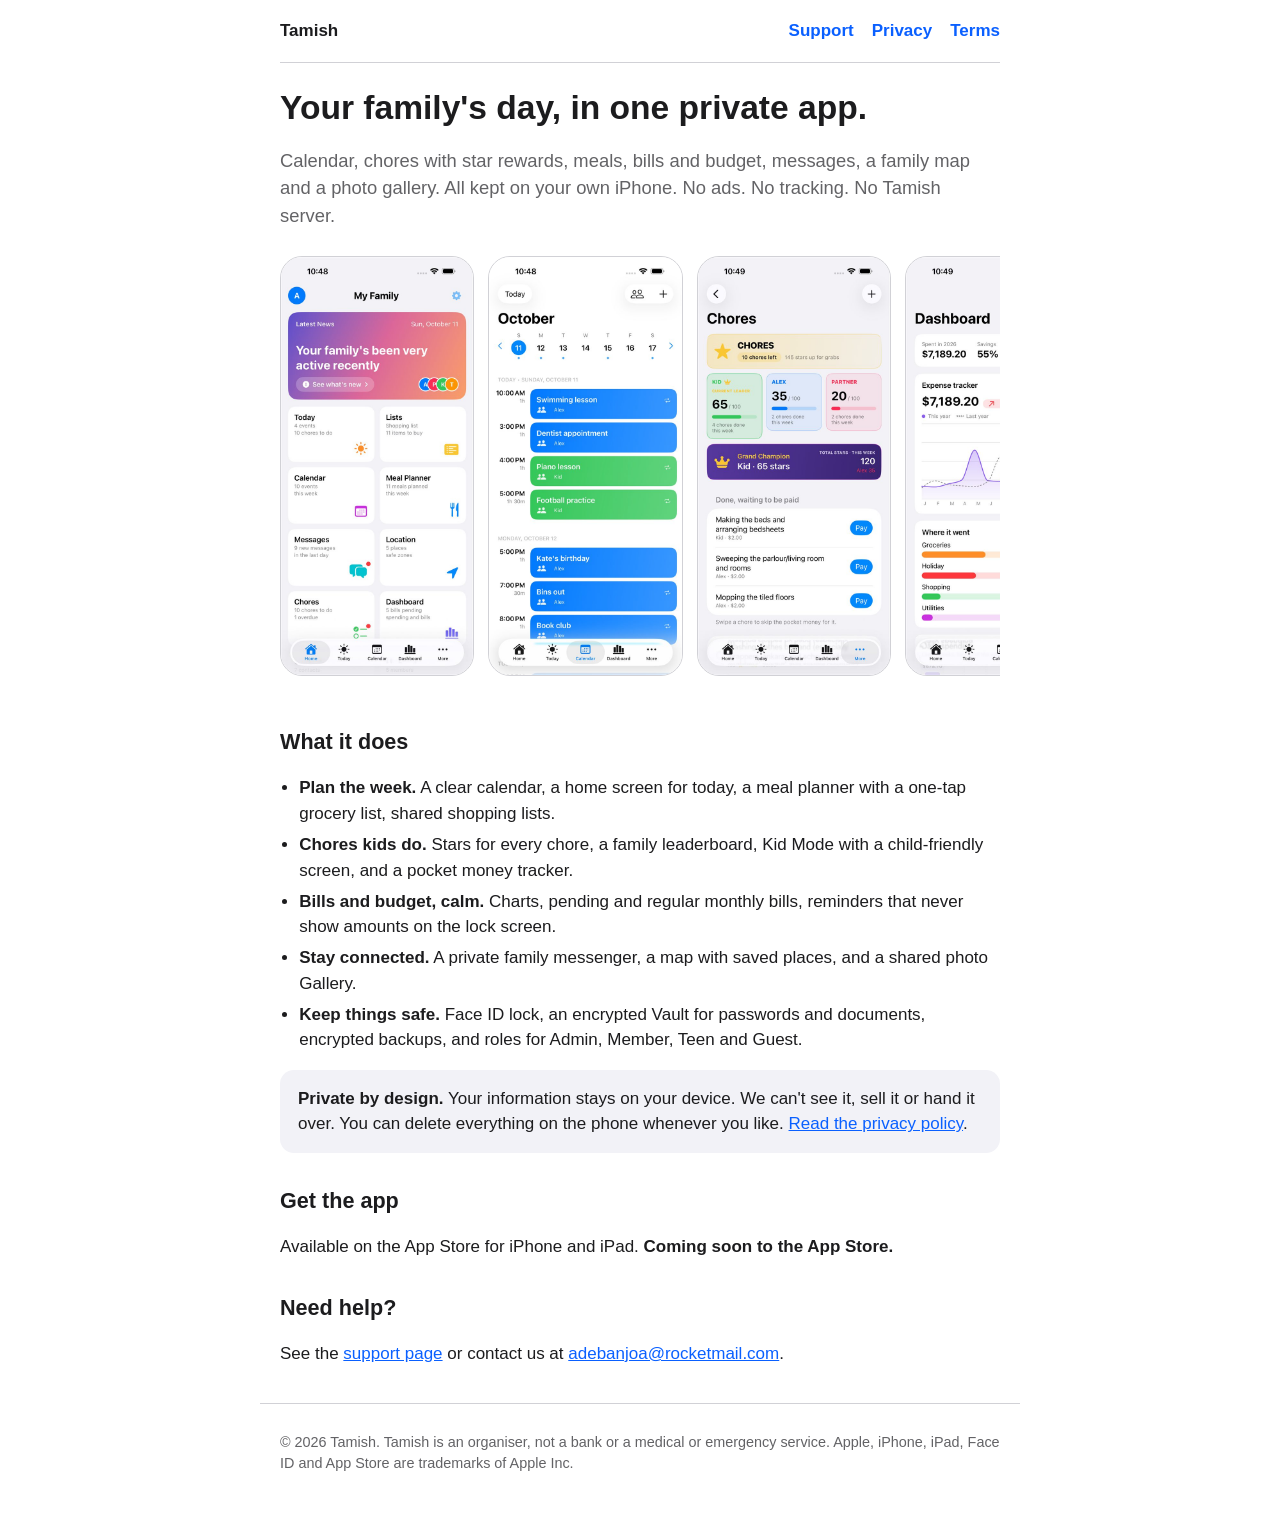
<file: index.html>
<!doctype html>
<html lang="en">
<head>
<meta charset="utf-8">
<meta name="viewport" content="width=device-width, initial-scale=1">
<title>Tamish: Family Organiser</title>
<meta name="description" content="One private app for your family's calendar, chores, meals, bills and budget. Everything stays on your phone. No ads, no tracking.">
<link rel="stylesheet" href="style.css">
</head>
<body>
<header>
  <nav>
    <a class="brand" href="index.html">Tamish</a>
    <a href="support.html">Support</a>
    <a href="privacy.html">Privacy</a>
    <a href="terms.html">Terms</a>
  </nav>
</header>
<main>
  <h1>Your family's day, in one private app.</h1>
  <p class="lead">Calendar, chores with star rewards, meals, bills and budget, messages, a family map and a photo gallery. All kept on your own iPhone. No ads. No tracking. No Tamish server.</p>

  <div class="shots" aria-label="App screenshots">
    <img src="images/home.jpg" alt="The Home screen with today's events, chores, meals and messages">
    <img src="images/calendar.jpg" alt="The Calendar with a week strip and the day's events">
    <img src="images/chores.jpg" alt="Chores with star rewards and a family leaderboard">
    <img src="images/dashboard.jpg" alt="The Dashboard with an expense chart and spending by category">
    <img src="images/budget.jpg" alt="The Family Budget with expenses by category">
    <img src="images/meals.jpg" alt="The Weekly Meal Plan">
    <img src="images/location.jpg" alt="The family map with saved places">
    <img src="images/gallery.jpg" alt="The family photo Gallery grouped by month">
  </div>

  <h2>What it does</h2>
  <ul class="points">
    <li><strong>Plan the week.</strong> A clear calendar, a home screen for today, a meal planner with a one-tap grocery list, shared shopping lists.</li>
    <li><strong>Chores kids do.</strong> Stars for every chore, a family leaderboard, Kid Mode with a child-friendly screen, and a pocket money tracker.</li>
    <li><strong>Bills and budget, calm.</strong> Charts, pending and regular monthly bills, reminders that never show amounts on the lock screen.</li>
    <li><strong>Stay connected.</strong> A private family messenger, a map with saved places, and a shared photo Gallery.</li>
    <li><strong>Keep things safe.</strong> Face ID lock, an encrypted Vault for passwords and documents, encrypted backups, and roles for Admin, Member, Teen and Guest.</li>
  </ul>

  <div class="card">
    <strong>Private by design.</strong> Your information stays on your device. We can't see it, sell it or hand it over. You can delete everything on the phone whenever you like.
    <a href="privacy.html">Read the privacy policy</a>.
  </div>

  <h2>Get the app</h2>
  <p>Available on the App Store for iPhone and iPad. <strong>Coming soon to the App Store.</strong></p>

  <h2>Need help?</h2>
  <p>See the <a href="support.html">support page</a> or contact us at <a href="mailto:adebanjoa@rocketmail.com">adebanjoa@rocketmail.com</a>.</p>
</main>
<footer>
  &copy; 2026 Tamish. Tamish is an organiser, not a bank or a medical or emergency service.
  Apple, iPhone, iPad, Face ID and App Store are trademarks of Apple Inc.
</footer>
</body>
</html>
</file>
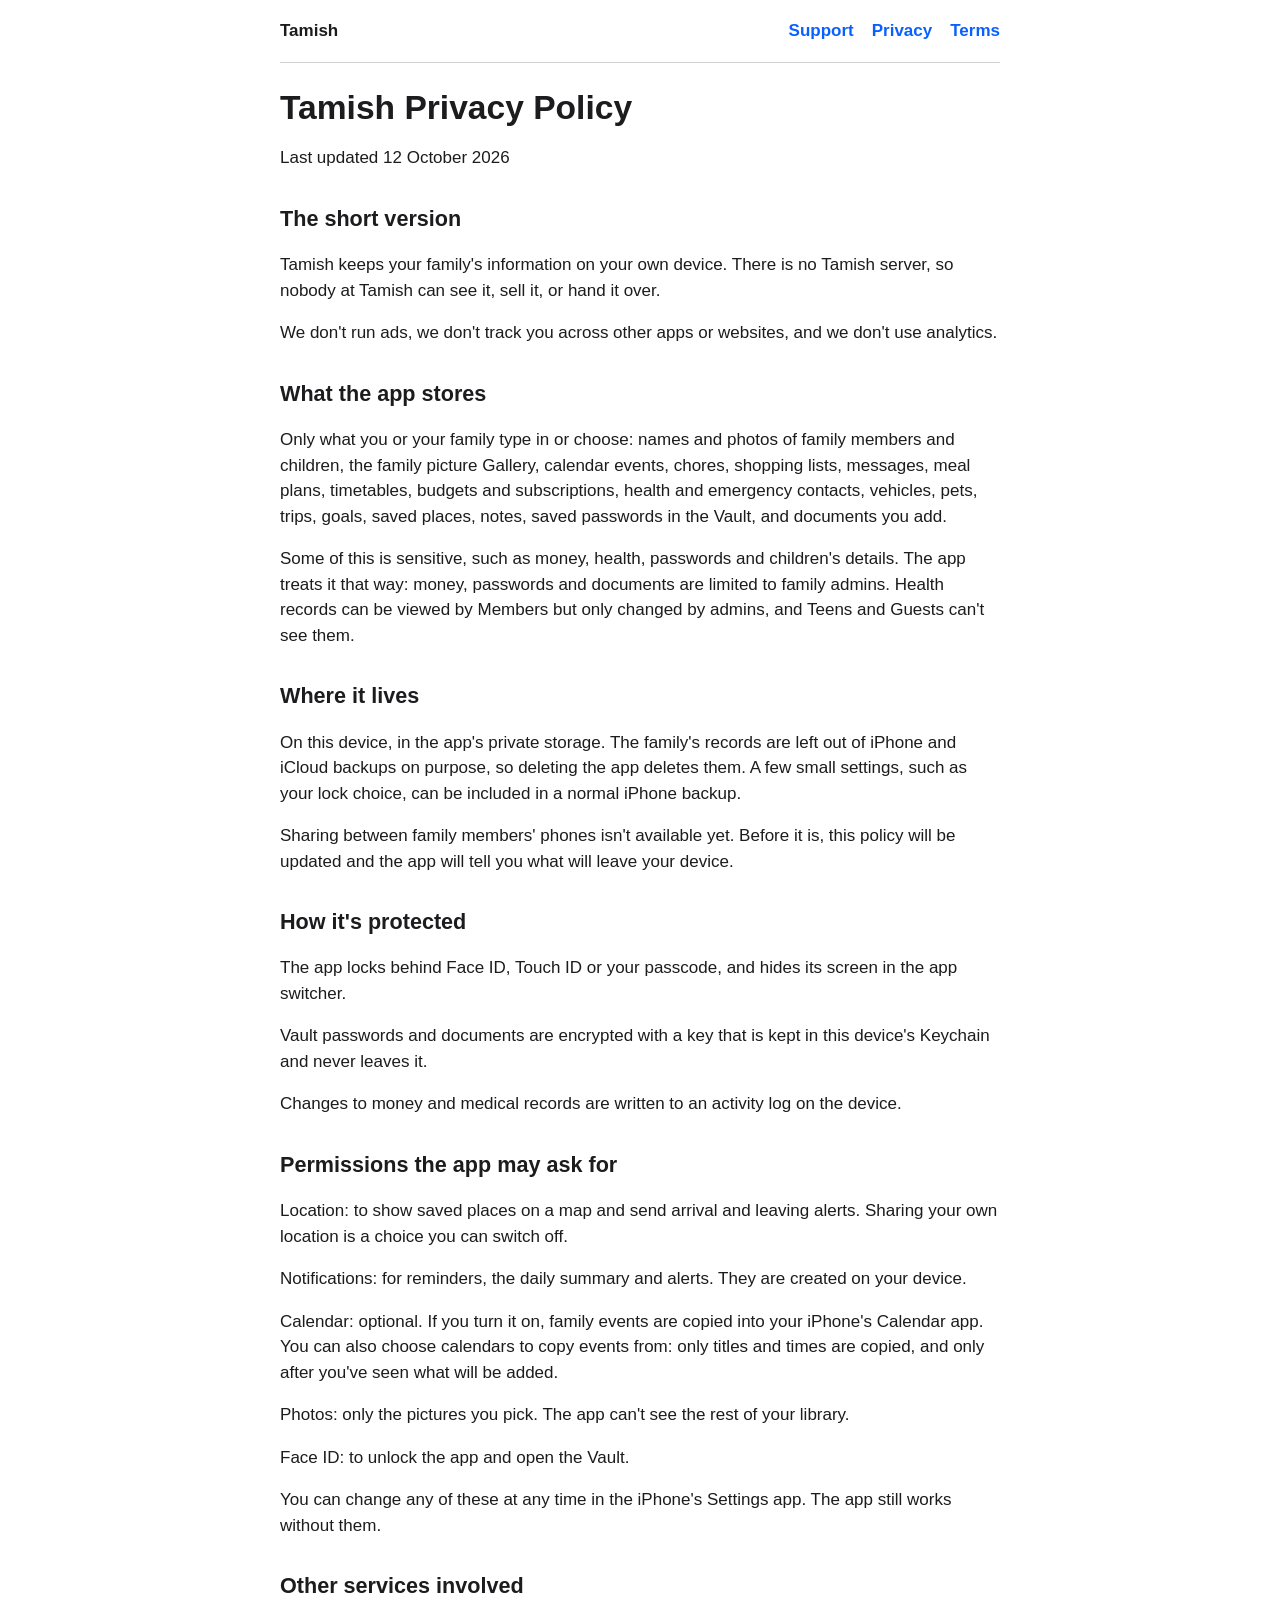
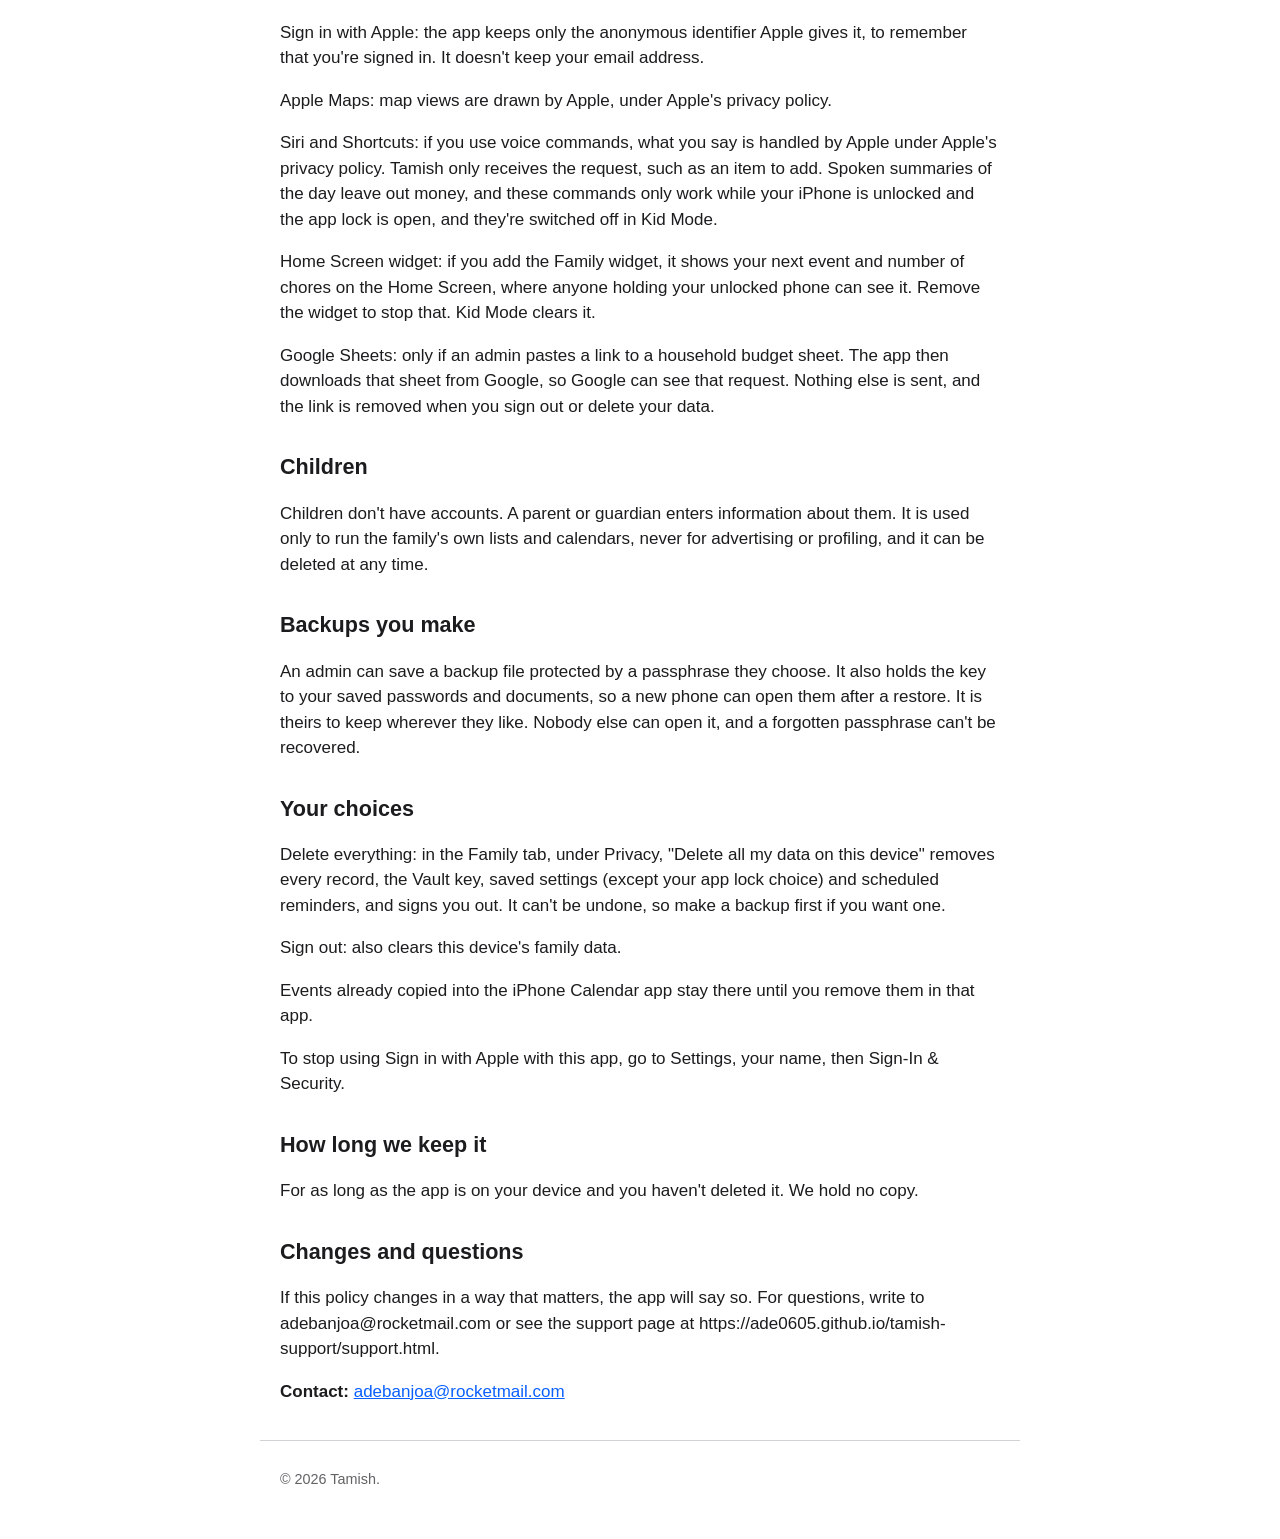
<file: privacy.html>
<!doctype html>
<html lang="en"><head><meta charset="utf-8"><meta name="viewport" content="width=device-width, initial-scale=1">
<title>Tamish Privacy Policy</title><link rel="stylesheet" href="style.css"></head>
<body><header><nav><a class="brand" href="index.html">Tamish</a><a href="support.html">Support</a><a href="privacy.html">Privacy</a><a href="terms.html">Terms</a></nav></header><main><h1>Tamish Privacy Policy</h1>
<p>Last updated 12 October 2026</p>
<h2>The short version</h2>
<p>Tamish keeps your family's information on your own device. There is no Tamish server, so nobody at Tamish can see it, sell it, or hand it over.</p>
<p>We don't run ads, we don't track you across other apps or websites, and we don't use analytics.</p>
<h2>What the app stores</h2>
<p>Only what you or your family type in or choose: names and photos of family members and children, the family picture Gallery, calendar events, chores, shopping lists, messages, meal plans, timetables, budgets and subscriptions, health and emergency contacts, vehicles, pets, trips, goals, saved places, notes, saved passwords in the Vault, and documents you add.</p>
<p>Some of this is sensitive, such as money, health, passwords and children's details. The app treats it that way: money, passwords and documents are limited to family admins. Health records can be viewed by Members but only changed by admins, and Teens and Guests can't see them.</p>
<h2>Where it lives</h2>
<p>On this device, in the app's private storage. The family's records are left out of iPhone and iCloud backups on purpose, so deleting the app deletes them. A few small settings, such as your lock choice, can be included in a normal iPhone backup.</p>
<p>Sharing between family members' phones isn't available yet. Before it is, this policy will be updated and the app will tell you what will leave your device.</p>
<h2>How it's protected</h2>
<p>The app locks behind Face ID, Touch ID or your passcode, and hides its screen in the app switcher.</p>
<p>Vault passwords and documents are encrypted with a key that is kept in this device's Keychain and never leaves it.</p>
<p>Changes to money and medical records are written to an activity log on the device.</p>
<h2>Permissions the app may ask for</h2>
<p>Location: to show saved places on a map and send arrival and leaving alerts. Sharing your own location is a choice you can switch off.</p>
<p>Notifications: for reminders, the daily summary and alerts. They are created on your device.</p>
<p>Calendar: optional. If you turn it on, family events are copied into your iPhone's Calendar app. You can also choose calendars to copy events from: only titles and times are copied, and only after you've seen what will be added.</p>
<p>Photos: only the pictures you pick. The app can't see the rest of your library.</p>
<p>Face ID: to unlock the app and open the Vault.</p>
<p>You can change any of these at any time in the iPhone's Settings app. The app still works without them.</p>
<h2>Other services involved</h2>
<p>Sign in with Apple: the app keeps only the anonymous identifier Apple gives it, to remember that you're signed in. It doesn't keep your email address.</p>
<p>Apple Maps: map views are drawn by Apple, under Apple's privacy policy.</p>
<p>Siri and Shortcuts: if you use voice commands, what you say is handled by Apple under Apple's privacy policy. Tamish only receives the request, such as an item to add. Spoken summaries of the day leave out money, and these commands only work while your iPhone is unlocked and the app lock is open, and they're switched off in Kid Mode.</p>
<p>Home Screen widget: if you add the Family widget, it shows your next event and number of chores on the Home Screen, where anyone holding your unlocked phone can see it. Remove the widget to stop that. Kid Mode clears it.</p>
<p>Google Sheets: only if an admin pastes a link to a household budget sheet. The app then downloads that sheet from Google, so Google can see that request. Nothing else is sent, and the link is removed when you sign out or delete your data.</p>
<h2>Children</h2>
<p>Children don't have accounts. A parent or guardian enters information about them. It is used only to run the family's own lists and calendars, never for advertising or profiling, and it can be deleted at any time.</p>
<h2>Backups you make</h2>
<p>An admin can save a backup file protected by a passphrase they choose. It also holds the key to your saved passwords and documents, so a new phone can open them after a restore. It is theirs to keep wherever they like. Nobody else can open it, and a forgotten passphrase can't be recovered.</p>
<h2>Your choices</h2>
<p>Delete everything: in the Family tab, under Privacy, "Delete all my data on this device" removes every record, the Vault key, saved settings (except your app lock choice) and scheduled reminders, and signs you out. It can't be undone, so make a backup first if you want one.</p>
<p>Sign out: also clears this device's family data.</p>
<p>Events already copied into the iPhone Calendar app stay there until you remove them in that app.</p>
<p>To stop using Sign in with Apple with this app, go to Settings, your name, then Sign-In &amp; Security.</p>
<h2>How long we keep it</h2>
<p>For as long as the app is on your device and you haven't deleted it. We hold no copy.</p>
<h2>Changes and questions</h2>
<p>If this policy changes in a way that matters, the app will say so. For questions, write to adebanjoa@rocketmail.com or see the support page at https://ade0605.github.io/tamish-support/support.html.</p>
<p><strong>Contact:</strong> <a href="mailto:adebanjoa@rocketmail.com">adebanjoa@rocketmail.com</a></p></main><footer>&copy; 2026 Tamish.</footer></body></html>
</file>
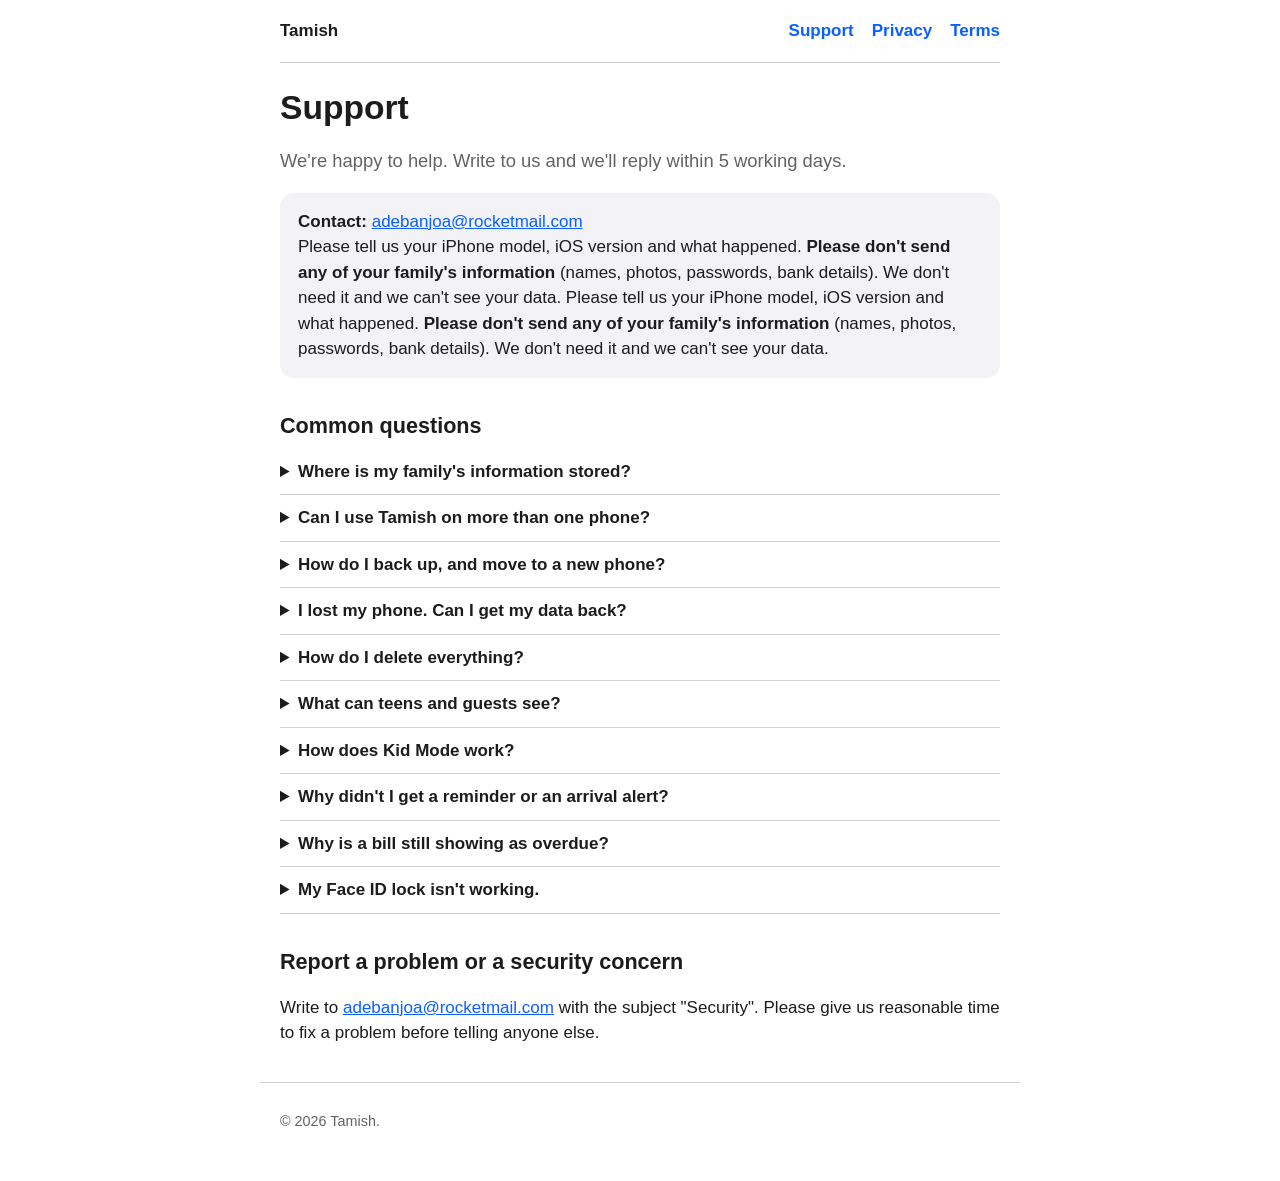
<file: support.html>
<!doctype html>
<html lang="en">
<head>
<meta charset="utf-8">
<meta name="viewport" content="width=device-width, initial-scale=1">
<title>Tamish Support</title>
<meta name="description" content="Help and contact details for the Tamish family organiser app.">
<link rel="stylesheet" href="style.css">
</head>
<body>
<header>
  <nav>
    <a class="brand" href="index.html">Tamish</a>
    <a href="support.html">Support</a>
    <a href="privacy.html">Privacy</a>
    <a href="terms.html">Terms</a>
  </nav>
</header>
<main>
  <h1>Support</h1>
  <p class="lead">We're happy to help. Write to us and we'll reply within 5 working days.</p>

  <div class="card">
    <strong>Contact:</strong> <a href="mailto:adebanjoa@rocketmail.com">adebanjoa@rocketmail.com</a><br>Please tell us your iPhone model, iOS version and what happened. <strong>Please don't send any of your family's information</strong> (names, photos, passwords, bank details). We don't need it and we can't see your data.
    Please tell us your iPhone model, iOS version and what happened. <strong>Please don't send any of your family's information</strong> (names, photos, passwords, bank details). We don't need it and we can't see your data.
  </div>

  <h2>Common questions</h2>

  <details>
    <summary>Where is my family's information stored?</summary>
    <p>Only on your own iPhone, in the app's private storage. There is no Tamish server, so we can't see, recover or hand over your data. That's why backups matter (see below).</p>
  </details>

  <details>
    <summary>Can I use Tamish on more than one phone?</summary>
    <p>Not yet. Sharing between family members' phones isn't available. Each phone keeps its own copy. You can move your data to a new phone with a backup.</p>
  </details>

  <details>
    <summary>How do I back up, and move to a new phone?</summary>
    <p>An admin opens the Family tab, goes to Backup, and chooses a passphrase of at least 8 characters (a long phrase is safer). Save the file somewhere safe, such as iCloud Drive. On the new phone, install Tamish, sign in, and choose Restore in the same place. <strong>If you lose the passphrase, nobody can open the backup, including us.</strong></p>
  </details>

  <details>
    <summary>I lost my phone. Can I get my data back?</summary>
    <p>Only from a backup you made. Restore it on the new phone with its passphrase. Because your phone is locked by Face ID or a passcode, the data on the lost phone is protected. Erase it remotely with Find My, and change any passwords that were in the Vault.</p>
  </details>

  <details>
    <summary>How do I delete everything?</summary>
    <p>Family tab, then Privacy, then "Delete all my data on this device". It removes every record, the Vault key, saved settings and scheduled reminders, and signs you out. Deleting the app also removes the data. To stop using Sign in with Apple with Tamish, open iPhone Settings, tap your name, then Sign-In &amp; Security.</p>
  </details>

  <details>
    <summary>What can teens and guests see?</summary>
    <p>Teens can't see money, bills, subscriptions, the Vault, documents, health or insights. Guests can look at shared lists, the calendar and similar, but can't change anything. Only an admin can see and change the family's money.</p>
  </details>

  <details>
    <summary>How does Kid Mode work?</summary>
    <p>In the Family tab choose "Start Kid Mode" for a child. The phone then shows only that child's chores, stars and rewards. A grown-up leaves with Face ID or the passcode.</p>
  </details>

  <details>
    <summary>Why didn't I get a reminder or an arrival alert?</summary>
    <p>Check iPhone Settings, Notifications, Tamish, and Location. Reminders and alerts depend on those settings and on the phone's signal, so please don't rely on them for safety. Bill reminders only appear for unpaid bills that have a date.</p>
  </details>

  <details>
    <summary>Why is a bill still showing as overdue?</summary>
    <p>A bill you didn't tick as paid stays on the list until you do, so a missed bill doesn't disappear on the 1st. Tick it in the Dashboard tab under pending bills.</p>
  </details>

  <details>
    <summary>My Face ID lock isn't working.</summary>
    <p>Make sure Face ID is set up on the iPhone and that Tamish is allowed to use it in Settings, Face ID &amp; Passcode. You can unlock with the iPhone passcode instead.</p>
  </details>

  <h2>Report a problem or a security concern</h2>
  <p>Write to <a href="mailto:adebanjoa@rocketmail.com">adebanjoa@rocketmail.com</a> with the subject "Security". Please give us reasonable time to fix a problem before telling anyone else.</p>
</main>
<footer>&copy; 2026 Tamish.</footer>
</body>
</html>
</file>
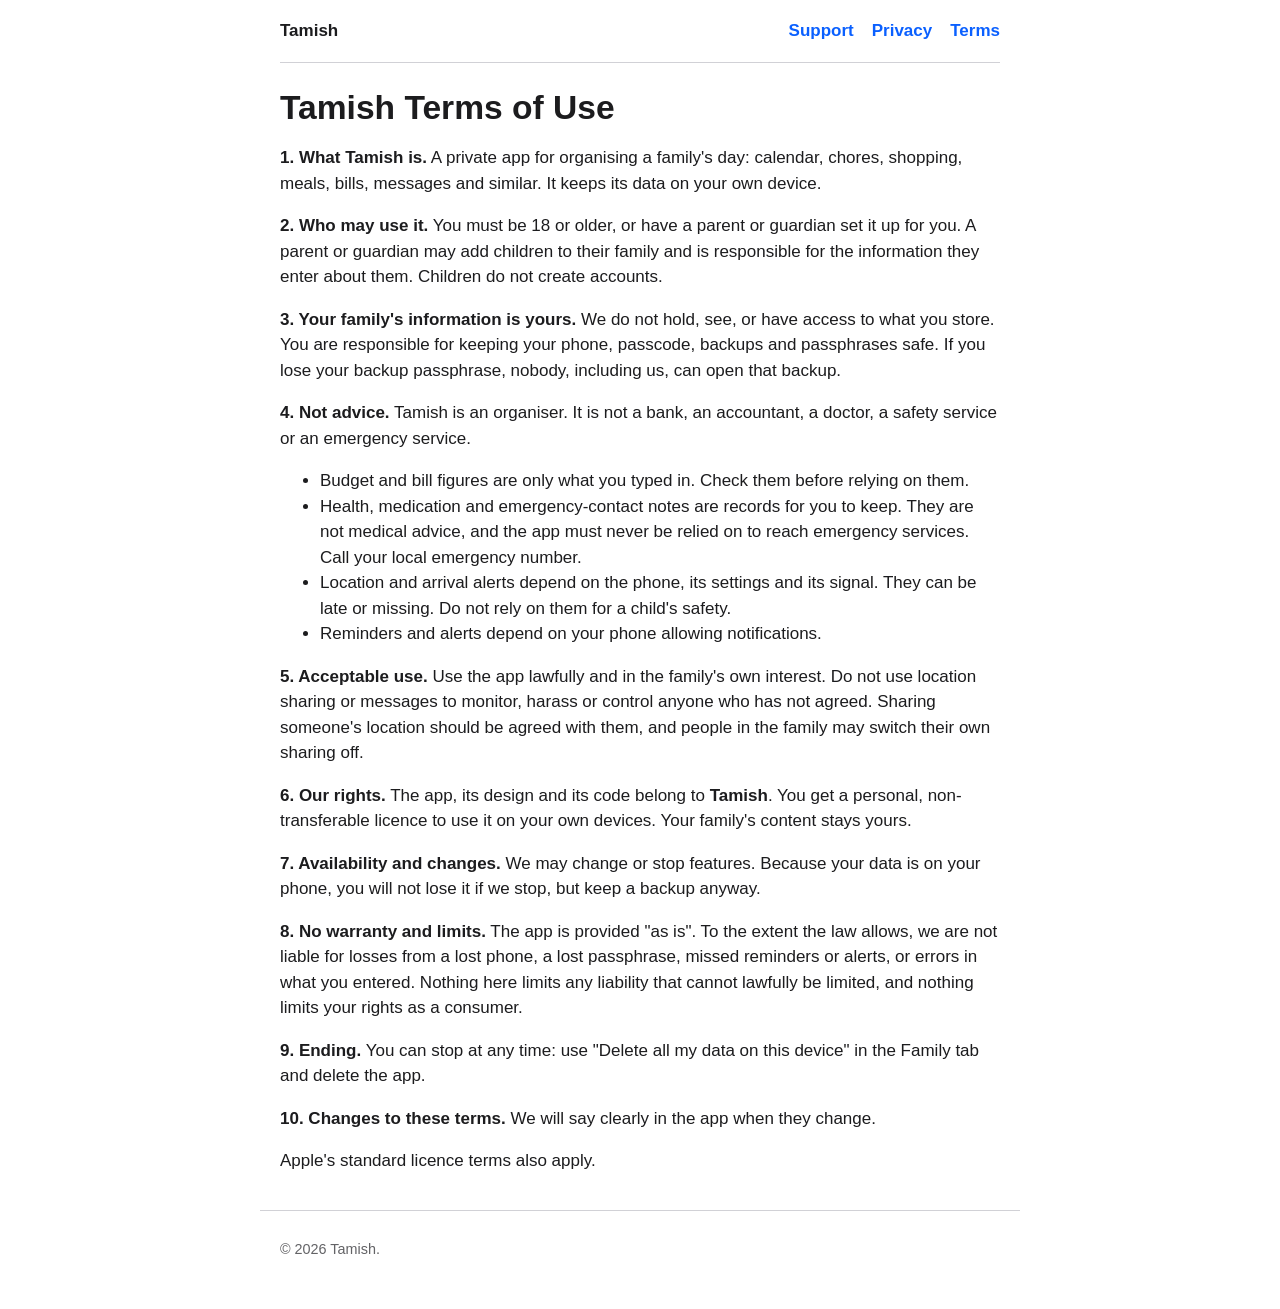
<file: terms.html>
<!doctype html>
<html lang="en"><head><meta charset="utf-8"><meta name="viewport" content="width=device-width, initial-scale=1">
<title>Tamish Terms of Use</title><link rel="stylesheet" href="style.css"></head>
<body><header><nav><a class="brand" href="index.html">Tamish</a><a href="support.html">Support</a><a href="privacy.html">Privacy</a><a href="terms.html">Terms</a></nav></header><main><h1>Tamish Terms of Use</h1>
<p><strong>1. What Tamish is.</strong> A private app for organising a family's day: calendar, chores, shopping, meals, bills, messages and similar. It keeps its data on your own device.</p>
<p><strong>2. Who may use it.</strong> You must be 18 or older, or have a parent or guardian set it up for you. A parent or guardian may add children to their family and is responsible for the information they enter about them. Children do not create accounts.</p>
<p><strong>3. Your family's information is yours.</strong> We do not hold, see, or have access to what you store. You are responsible for keeping your phone, passcode, backups and passphrases safe. If you lose your backup passphrase, nobody, including us, can open that backup.</p>
<p><strong>4. Not advice.</strong> Tamish is an organiser. It is not a bank, an accountant, a doctor, a safety service or an emergency service.</p>
<ul>
<li>Budget and bill figures are only what you typed in. Check them before relying on them.</li>
<li>Health, medication and emergency-contact notes are records for you to keep. They are not medical advice, and the app must never be relied on to reach emergency services. Call your local emergency number.</li>
<li>Location and arrival alerts depend on the phone, its settings and its signal. They can be late or missing. Do not rely on them for a child's safety.</li>
<li>Reminders and alerts depend on your phone allowing notifications.</li>
</ul>
<p><strong>5. Acceptable use.</strong> Use the app lawfully and in the family's own interest. Do not use location sharing or messages to monitor, harass or control anyone who has not agreed. Sharing someone's location should be agreed with them, and people in the family may switch their own sharing off.</p>
<p><strong>6. Our rights.</strong> The app, its design and its code belong to <strong>Tamish</strong>. You get a personal, non-transferable licence to use it on your own devices. Your family's content stays yours.</p>
<p><strong>7. Availability and changes.</strong> We may change or stop features. Because your data is on your phone, you will not lose it if we stop, but keep a backup anyway.</p>
<p><strong>8. No warranty and limits.</strong> The app is provided "as is". To the extent the law allows, we are not liable for losses from a lost phone, a lost passphrase, missed reminders or alerts, or errors in what you entered. Nothing here limits any liability that cannot lawfully be limited, and nothing limits your rights as a consumer.</p>
<p><strong>9. Ending.</strong> You can stop at any time: use "Delete all my data on this device" in the Family tab and delete the app.</p>
<p><strong>10. Changes to these terms.</strong> We will say clearly in the app when they change.</p>
<p>Apple's standard licence terms also apply.</p></main><footer>&copy; 2026 Tamish.</footer></body></html>
</file>
<file: style.css>
:root {
  --bg: #ffffff;
  --fg: #1c1c1e;
  --muted: #636366;
  --card: #f2f2f7;
  --accent: #0a60ff;
  --line: #d1d1d6;
}
@media (prefers-color-scheme: dark) {
  :root {
    --bg: #000000;
    --fg: #f2f2f7;
    --muted: #a1a1a6;
    --card: #1c1c1e;
    --accent: #5aa0ff;
    --line: #38383a;
  }
}
* { box-sizing: border-box; }
body {
  margin: 0;
  font: 17px/1.5 -apple-system, BlinkMacSystemFont, "Segoe UI", Roboto, Helvetica, Arial, sans-serif;
  background: var(--bg);
  color: var(--fg);
}
a { color: var(--accent); }
header, main, footer { max-width: 760px; margin: 0 auto; padding: 0 20px; }
nav { display: flex; gap: 18px; flex-wrap: wrap; padding: 18px 0; border-bottom: 1px solid var(--line); }
nav a { text-decoration: none; font-weight: 600; }
nav .brand { margin-right: auto; color: var(--fg); }
h1 { font-size: 2.1rem; line-height: 1.2; margin: 1.6rem 0 0.6rem; }
h2 { font-size: 1.35rem; margin: 2rem 0 0.4rem; }
.lead { font-size: 1.15rem; color: var(--muted); }
.card { background: var(--card); border-radius: 14px; padding: 16px 18px; margin: 14px 0; }
.shots { display: flex; gap: 14px; overflow-x: auto; padding: 8px 0 18px; scroll-snap-type: x mandatory; }
.shots img { height: 420px; width: auto; border-radius: 22px; border: 1px solid var(--line); scroll-snap-align: start; }
ul.points { padding-left: 1.2rem; }
ul.points li { margin: 0.35rem 0; }
footer { color: var(--muted); font-size: 0.9rem; padding: 28px 20px 48px; border-top: 1px solid var(--line); margin-top: 36px; }
details { border-bottom: 1px solid var(--line); padding: 10px 0; }
summary { font-weight: 600; cursor: pointer; }
blockquote { margin: 1rem 0; padding: 0.4rem 1rem; border-left: 3px solid var(--line); color: var(--muted); }
</file>
